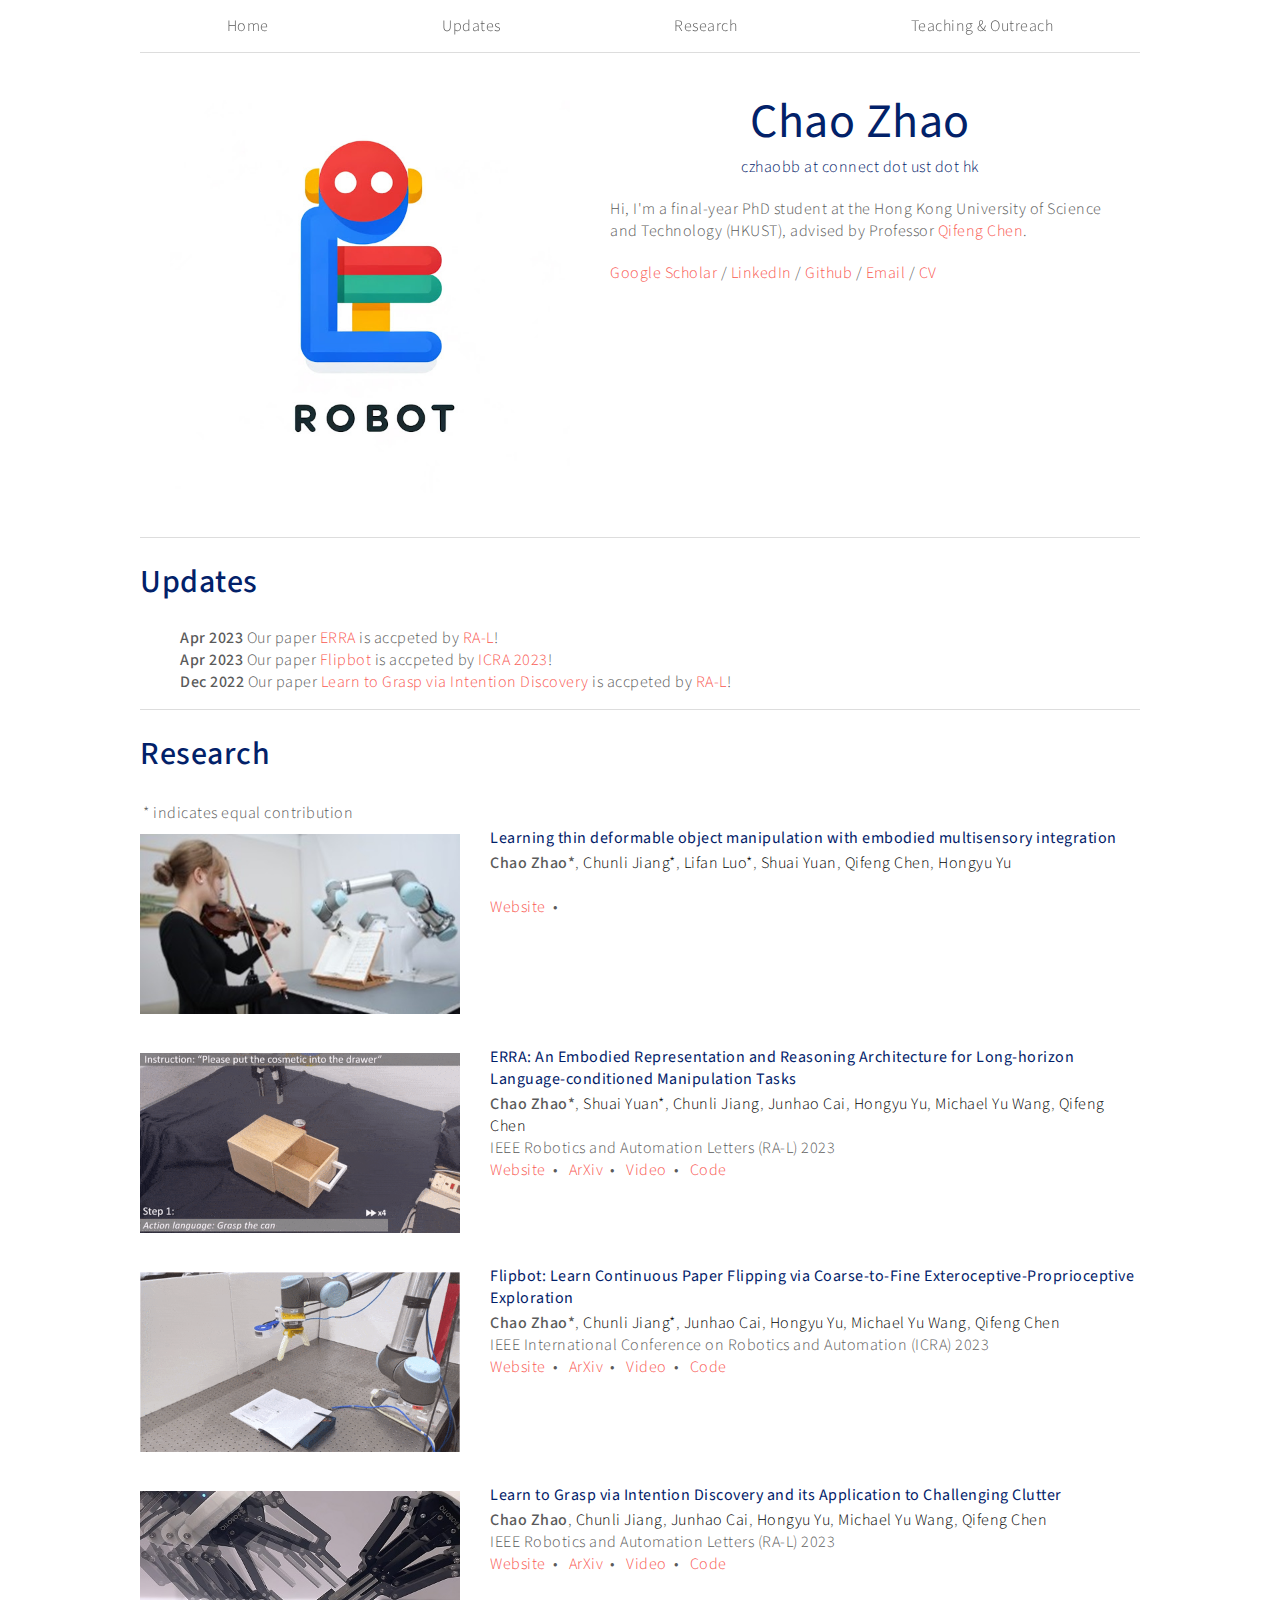
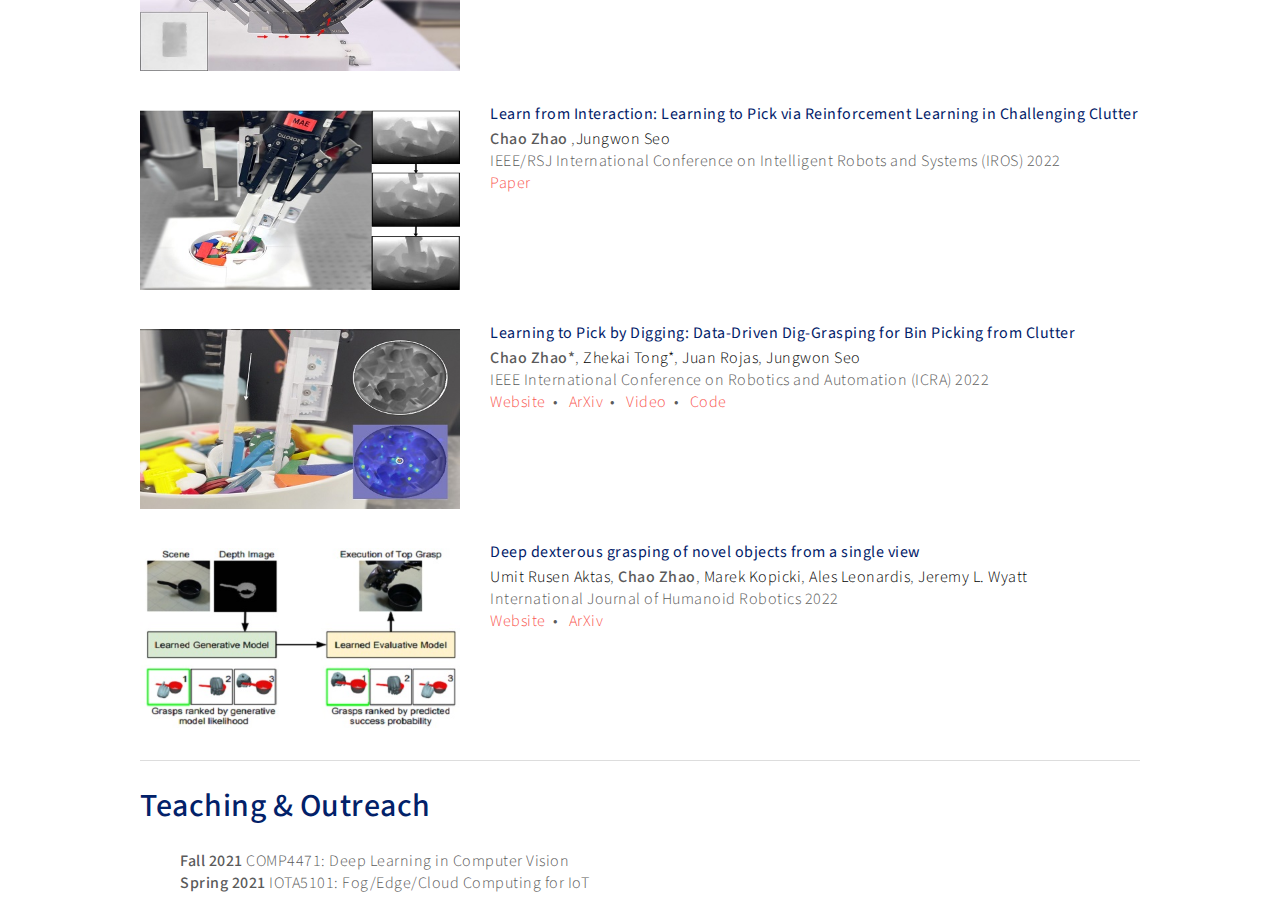
<file: index.html>
<!DOCTYPE html>
<html>

<head>
    <meta charset="UTF-8" />
    <link href="https://fonts.googleapis.com/css2?family=Source+Sans+Pro:wght@200;300;400;600;700;900&display=swap"
        rel="stylesheet">
    <link rel="stylesheet" type="text/css" href="assets/css/style.css" />
    <!-- Global site tag (gtag.js) - Google Analytics -->
    <!-- <script async src="https://www.googletagmanager.com/gtag/js?id=G-LDSQMLZ3GJ"></script>
    <script>
        window.dataLayer = window.dataLayer || [];
        function gtag() { dataLayer.push(arguments); }
        gtag('js', new Date());

        gtag('config', 'G-LDSQMLZ3GJ');
    </script> -->
    <title> Chao Zhao </title>
    <link rel="icon" type="image/x-icon" href="assets/images/seas.ico">
</head>

<body>
    <div style="width:1000px;margin: 0px auto;">
        <header id="header" width="400px" style="display:flex;justify-content: space-around;">
            <a href="#profile-intro">Home</a>
            <a href="#updates">Updates</a>
            <a href="#research">Research</a>
            <a href="#updates">Teaching & Outreach</a>
        </header>
        <div id="profile">
            <div id="profile-pic">
                <img src="assets/images/profile.jpg" />
                <p style="text-align:left;margin-top:-15px;"></a></p>
            </div>
            <div id="profile-intro">
                <div id="profile-name">Chao Zhao </div>
                <div id="profile-email">czhaobb at connect dot ust dot hk</div>
                <p>
                    Hi, I'm a final-year PhD student at the Hong Kong University of Science and Technology (HKUST), advised by Professor <a href="https://cqf.io//">Qifeng Chen</a>. 
                </p>
                <div>
                    <a href="https://scholar.google.com/citations?user=XJkLIPQAAAAJ&hl=zh-CN">Google Scholar</a>
                    /
                    <a href="https://www.linkedin.com/in/chao-zhao-4538b2219/">LinkedIn</a>
                    /
                    <a href="https://github.com/RobotLL/">Github</a>
                    /
                    <a href="mailto:czhaobb@connect.ust.hk">Email</a>
                    /
                    <a href="assets/files/cv.pdf" download="CV">CV</a>
                    
                    </a>
                </div>
            </div>
            <div style="clear: both;"></div>
        </div>
        <div class="section" id="updates">
            <h1>Updates</h1>
            <ul>
                <li> <b>Apr 2023</b> Our paper <a href="https://robotll.github.io/ERRA/">ERRA</a> is accpeted by <a href="https://arxiv.org/abs/2304.02251">RA-L</a>!
                <li> <b>Apr 2023</b> Our paper <a href="https://arxiv.org/abs/2304.02253">Flipbot</a> is accpeted by <a href="https://arxiv.org/abs/2304.02253">ICRA 2023</a>!
                <li> <b>Dec 2022</b> Our paper <a href="https://robotll.github.io/LearnfromIntents/">Learn to Grasp via Intention Discovery</a> is accpeted by <a href="https://arxiv.org/abs/2304.02252">RA-L</a>!
            </ul>
            <p></p>
            <div style="clear: both;"></div>
        </div>
        <div class="divider"></div>
        <div style="display:flex;flex-direction: column;" id="research">
            <h1>Research</h1>
        
            <div>
                <p>* indicates equal contribution</p>
            </div> 
            
            <div>
                <a href="https://robotll.github.io/LTDOM/" style="height: 12em;" class="research-thumb"><img
                    src="assets/images/ltdom.jpg" alt="">
                </a>
                <a href="https://robotll.github.io/LTDOM/" class="research-proj-title">
                    Learning thin deformable object manipulation with embodied multisensory integration
                </a>
                <p>
                    <b>Chao Zhao*</b>,
                    <a style="color:#000;" >Chunli Jiang*</a>,
                    <a style="color:#000;" >Lifan Luo*</a>,
                    <a style="color:#000;" >Shuai Yuan</a>,
                    <a style="color:#000;" >Qifeng Chen</a>,
                    <a style="color:#000;" >Hongyu Yu</a>
                    <!--,<a style="color:#000;" href="https://www.zhenjiaxu.com/">Zhenjia Xu</a> -->
                    <br><br>
                    <a href="https://robotll.github.io/LTDOM/">Website</a>&nbsp;&nbsp;&bull;&nbsp;&nbsp;
                </p>
            </div>
            
            <div>
                <a href="https://robotll.github.io/ERRA/" style="height: 12em;" class="research-thumb"><img
                    src="assets/images/erra.gif" alt="">
                </a>
                <a href="https://robotll.github.io/ERRA/" class="research-proj-title">
                    ERRA: An Embodied Representation and Reasoning Architecture for Long-horizon Language-conditioned Manipulation Tasks
                </a>
                <p>
                    <b>Chao Zhao*</b>,
                    <a style="color:#000;" >Shuai Yuan*</a>,
                    <a style="color:#000;" >Chunli Jiang</a>,
                    <a style="color:#000;" >Junhao Cai</a>,
                    <a style="color:#000;" >Hongyu Yu</a>,
                    <a style="color:#000;" >Michael Yu Wang</a>,
                    <a style="color:#000;" >Qifeng Chen</a>
                    <!--,<a style="color:#000;" href="https://www.zhenjiaxu.com/">Zhenjia Xu</a> -->
                    <br>IEEE Robotics and Automation Letters (RA-L) 2023<br>
                    <a href="https://robotll.github.io/ERRA/">Website</a>&nbsp;&nbsp;&bull;&nbsp;&nbsp;
                    <a href="https://arxiv.org/abs/2304.02251">ArXiv</a>&nbsp;&nbsp;&bull;&nbsp;&nbsp;
                    <a href="https://robotll.github.io/ERRA/">Video</a>&nbsp;&nbsp;&bull;&nbsp;&nbsp;
                    <a href="https://robotll.github.io/ERRA/">Code</a>
                </p>
            </div>

            <div>
                <a href="https://robotll.github.io/Flipbot/" style="height: 12em;" class="research-thumb"><img
                    src="assets/images/flip.gif" alt="">
                </a>
                <a href="https://arxiv.org/abs/2304.02253" class="research-proj-title">
                    Flipbot: Learn Continuous Paper Flipping via Coarse-to-Fine Exteroceptive-Proprioceptive Exploration
                </a>
                <p>
                    <b>Chao Zhao*</b>,
                    <a style="color:#000;" >Chunli Jiang*</a>,
                    <a style="color:#000;" >Junhao Cai</a>,
                    <a style="color:#000;" >Hongyu Yu</a>,
                    <a style="color:#000;" >Michael Yu Wang</a>,
                    <a style="color:#000;" >Qifeng Chen</a>
                    <!--,<a style="color:#000;" href="https://www.zhenjiaxu.com/">Zhenjia Xu</a> -->
                    <br>IEEE International Conference on Robotics and Automation (ICRA) 2023<br>
                    <a href="https://robotll.github.io/Flipbot/">Website</a>&nbsp;&nbsp;&bull;&nbsp;&nbsp;
                    <a href="https://arxiv.org/abs/2304.02253">ArXiv</a>&nbsp;&nbsp;&bull;&nbsp;&nbsp;
                    <a href="https://robotll.github.io/Flipbot/">Video</a>&nbsp;&nbsp;&bull;&nbsp;&nbsp;
                    <a href="https://robotll.github.io/Flipbot/">Code</a>
                </p>
            </div>
            
            <div>
                <a href="https://robotll.github.io/LearnfromIntents/" style="height: 12em;" class="research-thumb"><img
                    src="assets/images/lin.jpg" alt="">
                </a>
                <a href="https://arxiv.org/abs/2304.02252" class="research-proj-title">
                   Learn to Grasp via Intention Discovery and its Application to Challenging Clutter
                </a>
                <p>
                    <b>Chao Zhao</b>,
                    <a style="color:#000;" >Chunli Jiang</a>,
                    <a style="color:#000;" >Junhao Cai</a>,
                    <a style="color:#000;" >Hongyu Yu</a>,
                    <a style="color:#000;" >Michael Yu Wang</a>,
                    <a style="color:#000;" >Qifeng Chen</a>
                    <!--,<a style="color:#000;" href="https://www.zhenjiaxu.com/">Zhenjia Xu</a> -->
                    <br>IEEE Robotics and Automation Letters (RA-L) 2023<br>
                    <a href="https://robotll.github.io/LearnfromIntents/">Website</a>&nbsp;&nbsp;&bull;&nbsp;&nbsp;
                    <a href="https://arxiv.org/abs/2304.02252">ArXiv</a>&nbsp;&nbsp;&bull;&nbsp;&nbsp;
                    <a href="https://robotll.github.io/LearnfromIntents/">Video</a>&nbsp;&nbsp;&bull;&nbsp;&nbsp;
                    <a href="https://robotll.github.io/LearnfromIntents/">Code</a>
                </p>
            </div>

            <div>
                <a style="height: 12em;" class="research-thumb"><img
                    src="assets/images/inter.jpg" alt="">
                </a>
                <a href="https://ieeexplore.ieee.org/abstract/document/9981530/" class="research-proj-title">
                   Learn from Interaction: Learning to Pick via Reinforcement Learning in Challenging Clutter
                </a>
                <p>
                    <b>Chao Zhao</b>
                    ,<a style="color:#000;" >Jungwon Seo</a>
                    <!--,<a style="color:#000;" href="https://www.zhenjiaxu.com/">Zhenjia Xu</a> -->
                    <br>IEEE/RSJ International Conference on Intelligent Robots and Systems (IROS) 2022<br>
                    <a href="https://ieeexplore.ieee.org/abstract/document/9981530/">Paper</a>
                </p>
            </div>
            
            <div>
                <a style="height: 12em;" class="research-thumb"><img
                    src="assets/images/dig.jpg" alt="">
                </a>
                <a href="https://ieeexplore.ieee.org/abstract/document/9811736" class="research-proj-title">
                   Learning to Pick by Digging: Data-Driven Dig-Grasping for Bin Picking from Clutter
                </a>
                <p>
                    <b>Chao Zhao*</b>,
                    <a style="color:#000;" >Zhekai Tong*</a>,
                    <a style="color:#000;" >Juan Rojas</a>,
                    <a style="color:#000;" >Jungwon Seo</a>
                    <!--,<a style="color:#000;" href="https://www.zhenjiaxu.com/">Zhenjia Xu</a> -->
                    <br>IEEE International Conference on Robotics and Automation (ICRA) 2022<br>
                    <a href="https://hkust-rml.github.io/Learning-to-Grasp-by-Digging/">Website</a>&nbsp;&nbsp;&bull;&nbsp;&nbsp;
                    <a href="https://ieeexplore.ieee.org/abstract/document/9811736">ArXiv</a>&nbsp;&nbsp;&bull;&nbsp;&nbsp;
                    <a href="https://hkust-rml.github.io/Learning-to-Grasp-by-Digging/">Video</a>&nbsp;&nbsp;&bull;&nbsp;&nbsp;
                    <a href="https://hkust-rml.github.io/Learning-to-Grasp-by-Digging/">Code</a>
                </p>
            </div>                     

            <div>
                <a style="height: 12em;" class="research-thumb"><img
                    src="assets/images/dex.jpg" alt="">
                </a>
                <a href="https://arxiv.org/abs/1908.04293" class="research-proj-title">
                   Deep dexterous grasping of novel objects from a single view
                </a>
                <p>
                    <a style="color:#000;" >Umit Rusen Aktas</a>,
                    <b>Chao Zhao</b>,
                    <a style="color:#000;" >Marek Kopicki</a>,
                    <a style="color:#000;" >Ales Leonardis</a>,
                    <a style="color:#000;" >Jeremy L. Wyatt</a>
                    <!--,<a style="color:#000;" href="https://www.zhenjiaxu.com/">Zhenjia Xu</a> -->
                    <br>International Journal of Humanoid Robotics 2022<br>
                    <a href="https://rusen.github.io/DDG/">Website</a>&nbsp;&nbsp;&bull;&nbsp;&nbsp;
                    <a href="https://arxiv.org/abs/1908.04293">ArXiv</a>
                </p>
            </div>                        
            <div style="clear: both;"></div>
        </div>
        <div class="divider"></div>
        <div class="section" id="updates">
            <h1>Teaching & Outreach</h1>
            <!--<p>-->
                <!--I hold a passion for teaching and empowering minorities in academia/tech.-->
            <!--</p>-->
            <ul>
                <li> <b>Fall 2021</b> COMP4471: Deep Learning in Computer Vision
                <li> <b>Spring 2021</b> IOTA5101: Fog/Edge/Cloud Computing for IoT
            </ul>
            <p></p>
            <div style="clear: both;"></div>
        </div>
        <!-- <div class="divider"></div>
        <div style="display:flex;flex-direction: column;">
            <h1>Projects</h1>
            <div>
                <a href="soft-creatures/index.html" class="research-thumb"><img
                        src="soft-creatures/gifs/elizabeth-hickey-small.gif" alt=""></a>
                <a href="soft-creatures/index.html" class="research-proj-title">Coevolution of Morphology and Policy
                    Implicit Neural Functions</a>
                <p>
                    <b>Huy Ha</b><br>
                    <a href="https://github.com/huy-ha/coevolving-neural-networks">Github</a>,
                    <a href="soft-creatures/index.html">Website</a>
                </p>
            </div>
            <div style="clear: both;"></div>
        </div> -->
    </div>
    <!-- <script src="js/pixi.min.js"></script> -->
    <!-- <script src="js/profile-pic.js"></script> -->
</body>

</html>
</file>
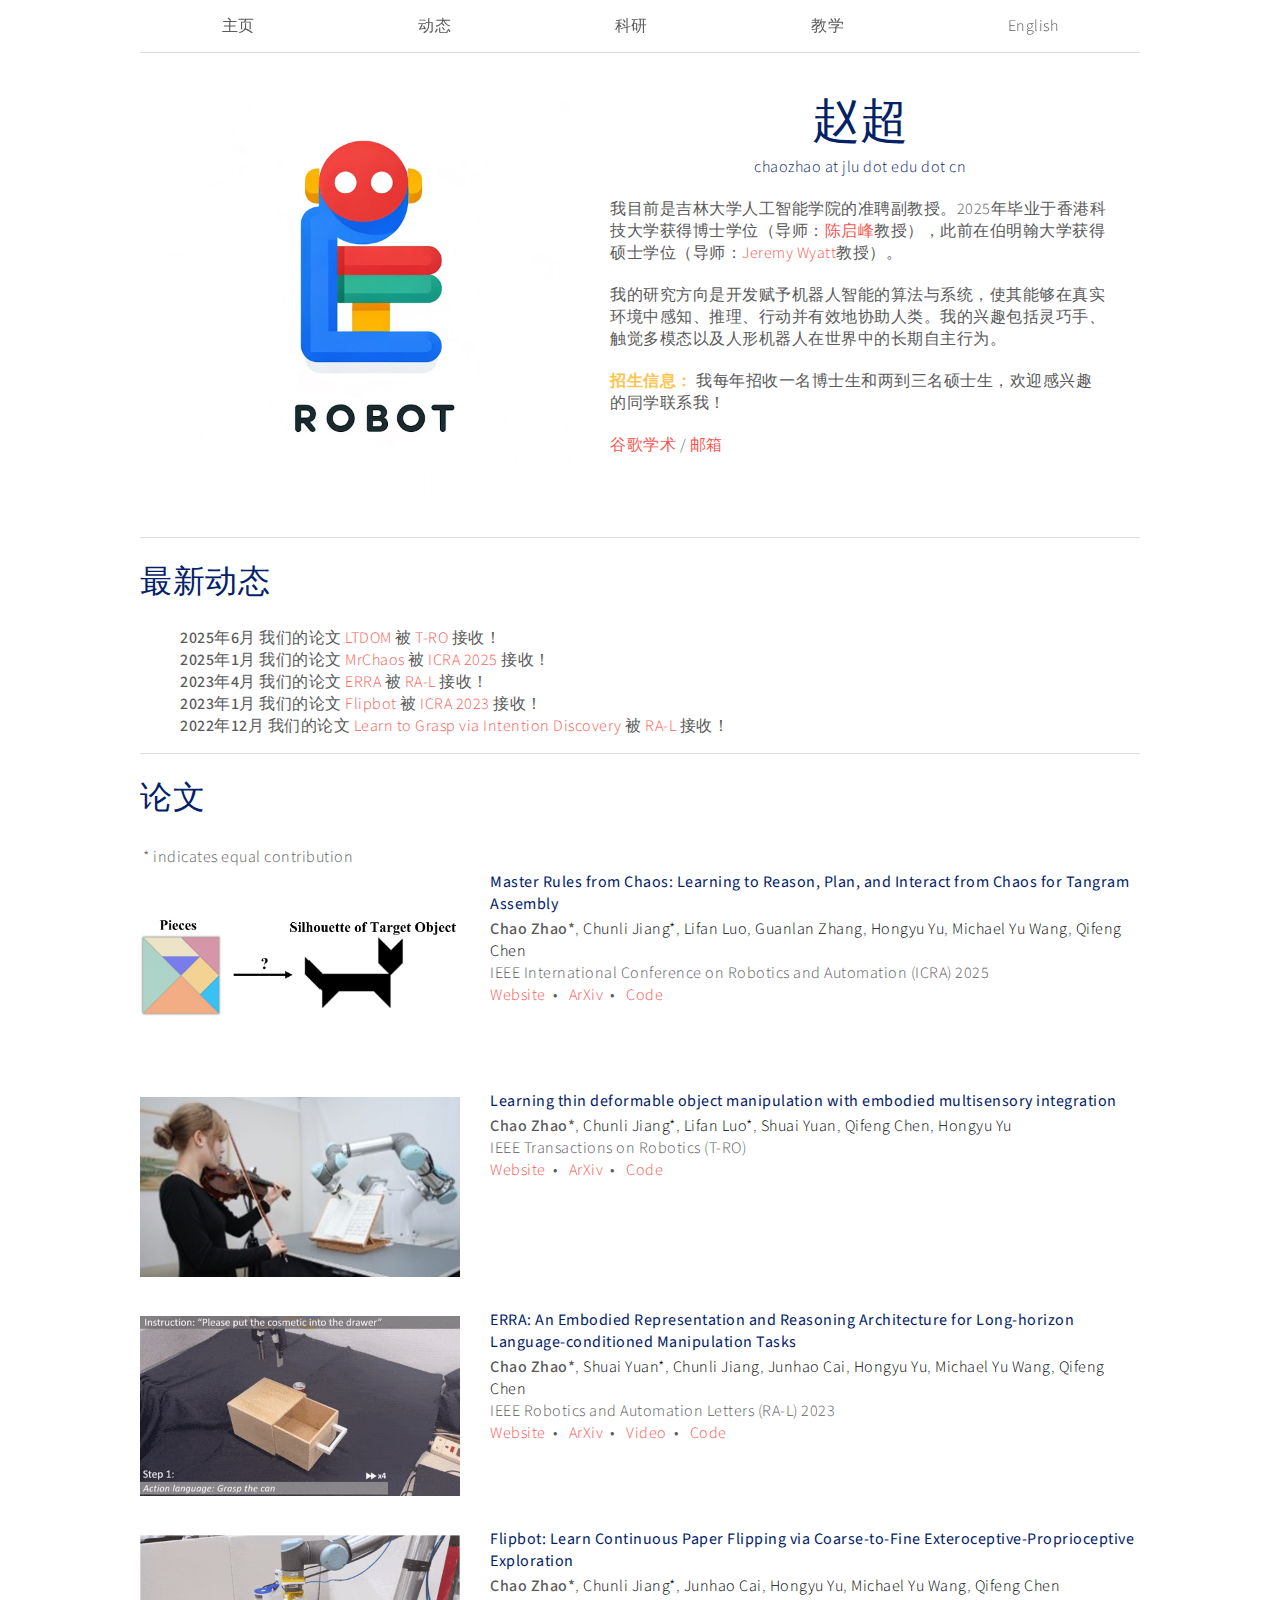
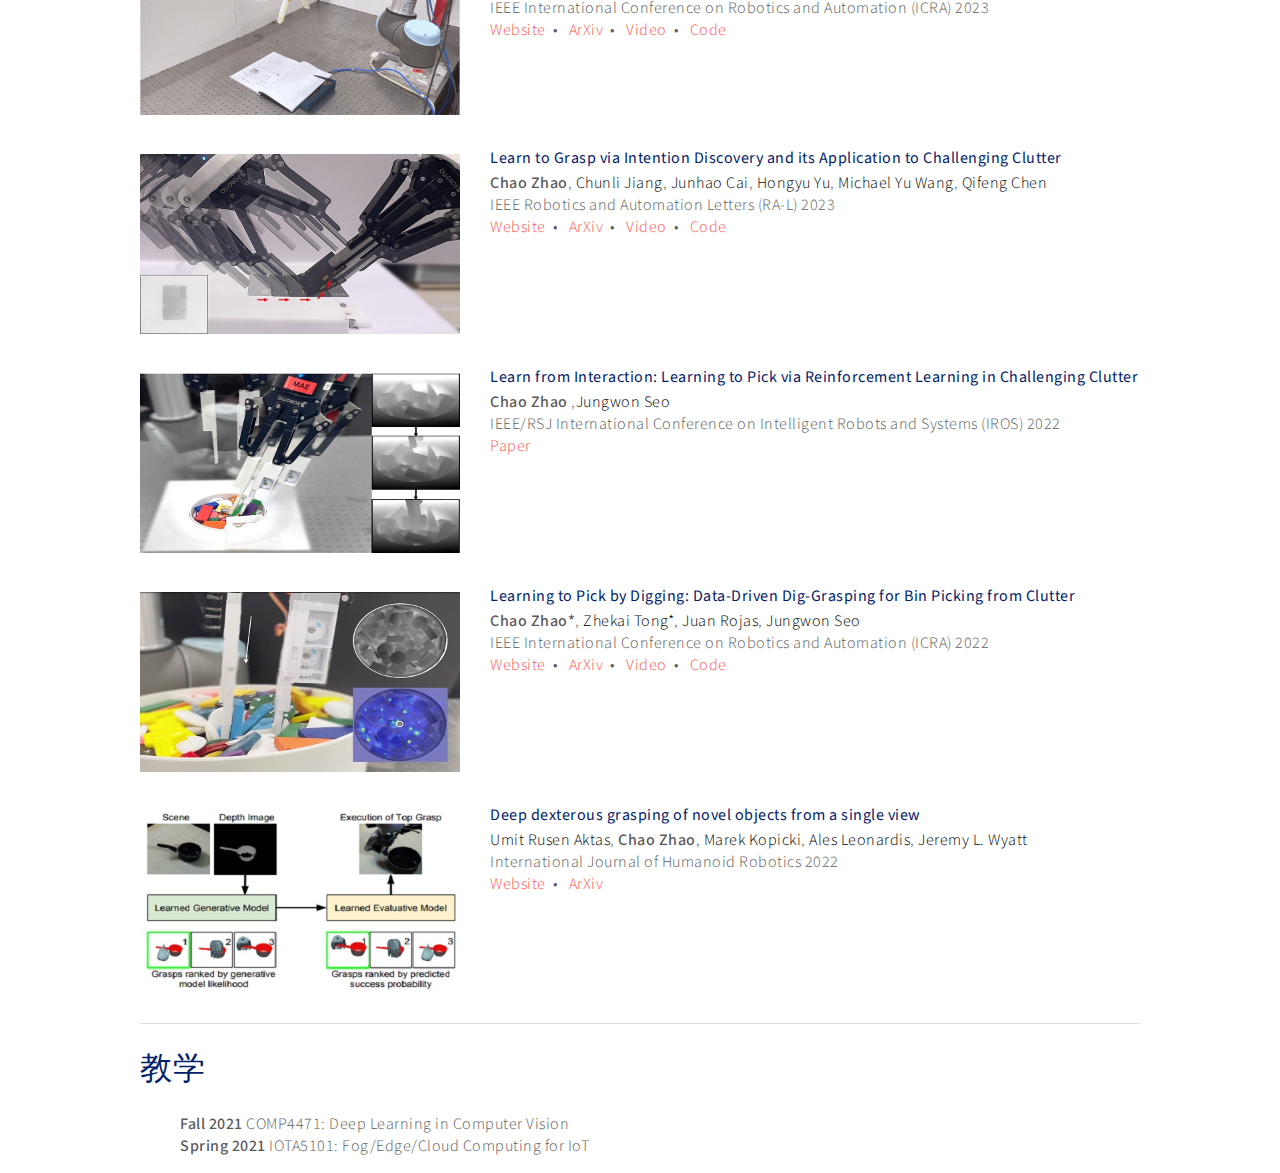
<file: index_cn.html>
<!DOCTYPE html>
<html>

<head>
    <meta charset="UTF-8" />
    <link href="https://fonts.googleapis.com/css2?family=Source+Sans+Pro:wght@200;300;400;600;700;900&display=swap"
        rel="stylesheet">
    <link rel="stylesheet" type="text/css" href="assets/css/style.css" />
    <!-- Global site tag (gtag.js) - Google Analytics -->
    <!-- <script async src="https://www.googletagmanager.com/gtag/js?id=G-LDSQMLZ3GJ"></script>
    <script>
        window.dataLayer = window.dataLayer || [];
        function gtag() { dataLayer.push(arguments); }
        gtag('js', new Date());

        gtag('config', 'G-LDSQMLZ3GJ');
    </script> -->
    <title>赵超</title>
    <link rel="icon" type="image/x-icon" href="assets/images/seas.ico">
</head>

<body>
    <div style="width:1000px;margin: 0px auto;">
        <header id="header" width="400px" style="display:flex;justify-content: space-around;">
            <a href="#profile-intro">主页</a>
            <a href="#updates">动态</a>
            <a href="#research">科研</a>
            <a href="#updates">教学</a>
            <a href="index.html">English</a>
        </header>
        <div id="profile">
            <div id="profile-pic">
                <img src="assets/images/profile.jpg" />
                <p style="text-align:left;margin-top:-15px;"></a></p>
            </div>
            <div id="profile-intro">
                <div id="profile-name">赵超</div>
                <div id="profile-email">chaozhao at jlu dot edu dot cn</div>
                <p>
                    我目前是吉林大学人工智能学院的准聘副教授。2025年毕业于香港科技大学获得博士学位（导师：<a href="https://cqf.io//">陈启峰</a>教授），此前在伯明翰大学获得硕士学位（导师：<a href="https://scholar.google.com/citations?user=9FSuHUQAAAAJ&hl=en//">Jeremy Wyatt</a>教授）。
                <p> 
                    我的研究方向是开发赋予机器人智能的算法与系统，使其能够在真实环境中感知、推理、行动并有效地协助人类。我的兴趣包括灵巧手、触觉多模态以及人形机器人在世界中的长期自主行为。
                <p> 
                    <strong>招生信息：</strong> 我每年招收一名博士生和两到三名硕士生，欢迎感兴趣的同学联系我！
                </p>
                <div>
                    <a href="https://scholar.google.com/citations?user=XJkLIPQAAAAJ&hl=zh-CN">谷歌学术</a>
                    /
                    <a href="mailto:chaozhao@jlu.edu.cn">邮箱</a>
                    </a>
                </div>
            </div>
            <div style="clear: both;"></div>
        </div>
        <div class="section" id="updates">
            <h1>最新动态</h1>
            <ul>
                <li> <b>2025年6月</b> 我们的论文 <a href="https://robotll.github.io/LTDOM/">LTDOM</a> 被 <a href="https://arxiv.org/abs/2411.13952">T-RO</a> 接收！
                <li> <b>2025年1月</b> 我们的论文 <a href="https://robotll.github.io/MasterRulesFromChaos/">MrChaos</a> 被 <a href="https://arxiv.org/abs/2505.11818">ICRA 2025</a> 接收！
                <li> <b>2023年4月</b> 我们的论文 <a href="https://robotll.github.io/ERRA/">ERRA</a> 被 <a href="https://arxiv.org/abs/2304.02251">RA-L</a> 接收！
                <li> <b>2023年1月</b> 我们的论文 <a href="https://arxiv.org/abs/2304.02253">Flipbot</a> 被 <a href="https://arxiv.org/abs/2304.02253">ICRA 2023</a> 接收！
                <li> <b>2022年12月</b> 我们的论文 <a href="https://robotll.github.io/LearnfromIntents/">Learn to Grasp via Intention Discovery</a> 被 <a href="https://arxiv.org/abs/2304.02252">RA-L</a> 接收！
            </ul>
            <p></p>
            <div style="clear: both;"></div>
        </div>
        <div class="divider"></div>
        <div style="display:flex;flex-direction: column;" id="research">
            <h1>论文</h1>
        
            <div>
                <p>* indicates equal contribution</p>
            </div> 

            <div>
                <a href="https://robotll.github.io/MasterRulesFromChaos/" style="height: 12em;" class="research-thumb"><img
                    src="assets/images/mrchaos.jpg" alt="">
                </a>
                <a href="https://robotll.github.io/MasterRulesFromChaos/" class="research-proj-title">
                    Master Rules from Chaos: Learning to Reason, Plan, and Interact from Chaos for Tangram Assembly
                </a>
                <p>
                    <b>Chao Zhao*</b>,
                    <a style="color:#000;" >Chunli Jiang*</a>,
                    <a style="color:#000;" >Lifan Luo</a>,
                    <a style="color:#000;" >Guanlan Zhang</a>,
                    <a style="color:#000;" >Hongyu Yu</a>,
                    <a style="color:#000;" >Michael Yu Wang</a>,
                    <a style="color:#000;" >Qifeng Chen</a>
                    <br>IEEE International Conference on Robotics and Automation (ICRA) 2025<br>
                    <a href="https://robotll.github.io/MasterRulesFromChaos/">Website</a>&nbsp;&nbsp;&bull;&nbsp;&nbsp;
                    <a href="https://arxiv.org/abs/2505.11818">ArXiv</a>&nbsp;&nbsp;&bull;&nbsp;&nbsp;
                    <a href="https://robotll.github.io/MasterRulesFromChaos/">Code</a>
                </p>
            </div>
            
            <div>
                <a href="https://robotll.github.io/LTDOM/" style="height: 12em;" class="research-thumb"><img
                    src="assets/images/ltdom.jpg" alt="">
                </a>
                <a href="https://robotll.github.io/LTDOM/" class="research-proj-title">
                    Learning thin deformable object manipulation with embodied multisensory integration
                </a>
                <p>
                    <b>Chao Zhao*</b>,
                    <a style="color:#000;" >Chunli Jiang*</a>,
                    <a style="color:#000;" >Lifan Luo*</a>,
                    <a style="color:#000;" >Shuai Yuan</a>,
                    <a style="color:#000;" >Qifeng Chen</a>,
                    <a style="color:#000;" >Hongyu Yu</a>
                    <!--,<a style="color:#000;" href="https://www.zhenjiaxu.com/">Zhenjia Xu</a> -->
                    <br> IEEE Transactions on Robotics (T-RO)<br>
                    <a href="https://robotll.github.io/LTDOM/">Website</a>&nbsp;&nbsp;&bull;&nbsp;&nbsp;
                    <a href="https://arxiv.org/abs/2411.13952">ArXiv</a>&nbsp;&nbsp;&bull;&nbsp;&nbsp;
                    <a href="https://robotll.github.io/LTDOM/">Code</a>
                </p>
            </div>
            
            <div>
                <a href="https://robotll.github.io/ERRA/" style="height: 12em;" class="research-thumb"><img
                    src="assets/images/erra.gif" alt="">
                </a>
                <a href="https://robotll.github.io/ERRA/" class="research-proj-title">
                    ERRA: An Embodied Representation and Reasoning Architecture for Long-horizon Language-conditioned Manipulation Tasks
                </a>
                <p>
                    <b>Chao Zhao*</b>,
                    <a style="color:#000;" >Shuai Yuan*</a>,
                    <a style="color:#000;" >Chunli Jiang</a>,
                    <a style="color:#000;" >Junhao Cai</a>,
                    <a style="color:#000;" >Hongyu Yu</a>,
                    <a style="color:#000;" >Michael Yu Wang</a>,
                    <a style="color:#000;" >Qifeng Chen</a>
                    <!--,<a style="color:#000;" href="https://www.zhenjiaxu.com/">Zhenjia Xu</a> -->
                    <br>IEEE Robotics and Automation Letters (RA-L) 2023<br>
                    <a href="https://robotll.github.io/ERRA/">Website</a>&nbsp;&nbsp;&bull;&nbsp;&nbsp;
                    <a href="https://arxiv.org/abs/2304.02251">ArXiv</a>&nbsp;&nbsp;&bull;&nbsp;&nbsp;
                    <a href="https://robotll.github.io/ERRA/">Video</a>&nbsp;&nbsp;&bull;&nbsp;&nbsp;
                    <a href="https://robotll.github.io/ERRA/">Code</a>
                </p>
            </div>

            <div>
                <a href="https://robotll.github.io/Flipbot/" style="height: 12em;" class="research-thumb"><img
                    src="assets/images/flip.gif" alt="">
                </a>
                <a href="https://arxiv.org/abs/2304.02253" class="research-proj-title">
                    Flipbot: Learn Continuous Paper Flipping via Coarse-to-Fine Exteroceptive-Proprioceptive Exploration
                </a>
                <p>
                    <b>Chao Zhao*</b>,
                    <a style="color:#000;" >Chunli Jiang*</a>,
                    <a style="color:#000;" >Junhao Cai</a>,
                    <a style="color:#000;" >Hongyu Yu</a>,
                    <a style="color:#000;" >Michael Yu Wang</a>,
                    <a style="color:#000;" >Qifeng Chen</a>
                    <!--,<a style="color:#000;" href="https://www.zhenjiaxu.com/">Zhenjia Xu</a> -->
                    <br>IEEE International Conference on Robotics and Automation (ICRA) 2023<br>
                    <a href="https://robotll.github.io/Flipbot/">Website</a>&nbsp;&nbsp;&bull;&nbsp;&nbsp;
                    <a href="https://arxiv.org/abs/2304.02253">ArXiv</a>&nbsp;&nbsp;&bull;&nbsp;&nbsp;
                    <a href="https://robotll.github.io/Flipbot/">Video</a>&nbsp;&nbsp;&bull;&nbsp;&nbsp;
                    <a href="https://robotll.github.io/Flipbot/">Code</a>
                </p>
            </div>
            
            <div>
                <a href="https://robotll.github.io/LearnfromIntents/" style="height: 12em;" class="research-thumb"><img
                    src="assets/images/lin.jpg" alt="">
                </a>
                <a href="https://arxiv.org/abs/2304.02252" class="research-proj-title">
                   Learn to Grasp via Intention Discovery and its Application to Challenging Clutter
                </a>
                <p>
                    <b>Chao Zhao</b>,
                    <a style="color:#000;" >Chunli Jiang</a>,
                    <a style="color:#000;" >Junhao Cai</a>,
                    <a style="color:#000;" >Hongyu Yu</a>,
                    <a style="color:#000;" >Michael Yu Wang</a>,
                    <a style="color:#000;" >Qifeng Chen</a>
                    <!--,<a style="color:#000;" href="https://www.zhenjiaxu.com/">Zhenjia Xu</a> -->
                    <br>IEEE Robotics and Automation Letters (RA-L) 2023<br>
                    <a href="https://robotll.github.io/LearnfromIntents/">Website</a>&nbsp;&nbsp;&bull;&nbsp;&nbsp;
                    <a href="https://arxiv.org/abs/2304.02252">ArXiv</a>&nbsp;&nbsp;&bull;&nbsp;&nbsp;
                    <a href="https://robotll.github.io/LearnfromIntents/">Video</a>&nbsp;&nbsp;&bull;&nbsp;&nbsp;
                    <a href="https://robotll.github.io/LearnfromIntents/">Code</a>
                </p>
            </div>

            <div>
                <a style="height: 12em;" class="research-thumb"><img
                    src="assets/images/inter.jpg" alt="">
                </a>
                <a href="https://ieeexplore.ieee.org/abstract/document/9981530/" class="research-proj-title">
                   Learn from Interaction: Learning to Pick via Reinforcement Learning in Challenging Clutter
                </a>
                <p>
                    <b>Chao Zhao</b>
                    ,<a style="color:#000;" >Jungwon Seo</a>
                    <!--,<a style="color:#000;" href="https://www.zhenjiaxu.com/">Zhenjia Xu</a> -->
                    <br>IEEE/RSJ International Conference on Intelligent Robots and Systems (IROS) 2022<br>
                    <a href="https://ieeexplore.ieee.org/abstract/document/9981530/">Paper</a>
                </p>
            </div>
            
            <div>
                <a style="height: 12em;" class="research-thumb"><img
                    src="assets/images/dig.jpg" alt="">
                </a>
                <a href="https://ieeexplore.ieee.org/abstract/document/9811736" class="research-proj-title">
                   Learning to Pick by Digging: Data-Driven Dig-Grasping for Bin Picking from Clutter
                </a>
                <p>
                    <b>Chao Zhao*</b>,
                    <a style="color:#000;" >Zhekai Tong*</a>,
                    <a style="color:#000;" >Juan Rojas</a>,
                    <a style="color:#000;" >Jungwon Seo</a>
                    <!--,<a style="color:#000;" href="https://www.zhenjiaxu.com/">Zhenjia Xu</a> -->
                    <br>IEEE International Conference on Robotics and Automation (ICRA) 2022<br>
                    <a href="https://hkust-rml.github.io/Learning-to-Grasp-by-Digging/">Website</a>&nbsp;&nbsp;&bull;&nbsp;&nbsp;
                    <a href="https://ieeexplore.ieee.org/abstract/document/9811736">ArXiv</a>&nbsp;&nbsp;&bull;&nbsp;&nbsp;
                    <a href="https://hkust-rml.github.io/Learning-to-Grasp-by-Digging/">Video</a>&nbsp;&nbsp;&bull;&nbsp;&nbsp;
                    <a href="https://hkust-rml.github.io/Learning-to-Grasp-by-Digging/">Code</a>
                </p>
            </div>                     

            <div>
                <a style="height: 12em;" class="research-thumb"><img
                    src="assets/images/dex.jpg" alt="">
                </a>
                <a href="https://arxiv.org/abs/1908.04293" class="research-proj-title">
                   Deep dexterous grasping of novel objects from a single view
                </a>
                <p>
                    <a style="color:#000;" >Umit Rusen Aktas</a>,
                    <b>Chao Zhao</b>,
                    <a style="color:#000;" >Marek Kopicki</a>,
                    <a style="color:#000;" >Ales Leonardis</a>,
                    <a style="color:#000;" >Jeremy L. Wyatt</a>
                    <!--,<a style="color:#000;" href="https://www.zhenjiaxu.com/">Zhenjia Xu</a> -->
                    <br>International Journal of Humanoid Robotics 2022<br>
                    <a href="https://rusen.github.io/DDG/">Website</a>&nbsp;&nbsp;&bull;&nbsp;&nbsp;
                    <a href="https://arxiv.org/abs/1908.04293">ArXiv</a>
                </p>
            </div>                        
            <div style="clear: both;"></div>
        </div>
        <div class="divider"></div>
        <div class="section" id="updates">
            <h1>教学</h1>
            <!--<p>-->
                <!--I hold a passion for teaching and empowering minorities in academia/tech.-->
            <!--</p>-->
            <ul>
                <li> <b>Fall 2021</b> COMP4471: Deep Learning in Computer Vision
                <li> <b>Spring 2021</b> IOTA5101: Fog/Edge/Cloud Computing for IoT
            </ul>
            <p></p>
            <div style="clear: both;"></div>
        </div>
        <!-- <div class="divider"></div>
        <div style="display:flex;flex-direction: column;">
            <h1>Projects</h1>
            <div>
                <a href="soft-creatures/index.html" class="research-thumb"><img
                        src="soft-creatures/gifs/elizabeth-hickey-small.gif" alt=""></a>
                <a href="soft-creatures/index.html" class="research-proj-title">Coevolution of Morphology and Policy
                    Implicit Neural Functions</a>
                <p>
                    <b>Huy Ha</b><br>
                    <a href="https://github.com/huy-ha/coevolving-neural-networks">Github</a>,
                    <a href="soft-creatures/index.html">Website</a>
                </p>
            </div>
            <div style="clear: both;"></div>
        </div> -->
    </div>
    <!-- <script src="js/pixi.min.js"></script> -->
    <!-- <script src="js/profile-pic.js"></script> -->
</body>

</html>
</file>
<file: positions.html>
<!DOCTYPE html>
<html>
<head>
    <meta charset="UTF-8" />
    <link href="https://fonts.googleapis.com/css2?family=Source+Sans+Pro:wght@200;300;400;600;700;900&display=swap" rel="stylesheet">
    <link rel="stylesheet" type="text/css" href="assets/css/style.css" />
    <title>Not finish</title>
    <link rel="icon" type="image/x-icon" href="assets/images/seas.ico">
</head>
<body>
    <div style="width:1000px;margin: 0px auto; padding-top: 90px;">
        <header id="header" width="400px" style="display:flex;justify-content: space-around;">
            <a href="index_cn.html">主页</a>
        </header>
        <h1>......</h1>
        <p>......</p>
        <p>......</p>
    </div>
</body>
</html>
</file>
<file: assets/css/style.css>
:root {
	--grey: rgb(90, 90, 90);
	/* Columbia Blues: https://visualidentity.columbia.edu/content/colors-1 */
	--blue1: rgb(2,33,105);
	--blue2: rgb(0,51,160);
	--blue3: rgb(0,114,206);
	--blue4: rgb(108,172,228);
	--pink1: #F9564F;
 }

html, p{
    margin: 0;
    padding: 0;
    border: 0;
    font-size: 100%;
    font: inherit;
    vertical-align: baseline;
    font-family: 'Source Sans Pro', sans-serif;
    font-weight: 300;
    letter-spacing: 0.5px;
    color: var(--grey);
}
p{
    margin: 0.2em;
}

ol, ul {
    list-style: none;
}

ul {
    list-style-position: inside;
    list-style-type: none;
}

a {
    text-decoration: none;
    color:  var(--pink1);
}

i {
    font-style: italic;
}

h1 {
    font-weight: 500;
    color: var(--blue1);
}

b {
    font-weight: 500;
}

strong {
    color: #fdc450;
    font-weight: 700;
}

/**************************************************/

#header {
    height: 2em;
    line-height: 2em;
    padding-top: 10px;
    padding-bottom: 10px;
    border-bottom: 1px solid #ddd;
    position: fixed;
    top: 0;
    left: 50% - 500px;
    z-index: 9999;
    width: 1000px;
    background-color: rgba(255, 255, 255, 0.7);
    backdrop-filter: blur(8px);
}

#header a {
    text-decoration: none;
    color: var(--grey);
    transition: color 0.3s ease;
}

#header a:hover {
    color: var(--pink1);
}

/**************************************************/

#profile {
    padding: 90px 30px 10px 30px;
    border-bottom: 1px solid #ddd;
}

#profile-pic {
    float: left;
    margin-right: 40px;
    text-align: center;
}

#profile img {
    width: 400px;
    margin-bottom: 18px;
}

#profile-name {
    font-size: 3em;
    line-height: 1em;
    font-weight: 400;
    margin-bottom: 10px;
    color: var(--blue1);
    text-align: center;
}


#profile-email {
    margin-bottom: 20px;
    color: var(--blue1);
    text-align: center;
}

#profile p {
    margin-bottom: 20px;
}


.divider {
    width: 100%;
    border-bottom: 1px solid #ddd;
}

.research-thumb {
    width: 20em;
    height: 20em;
    float: left;
    margin-top: 7px;
    padding-right: 30px;
    margin-bottom: 20px;
}

.research-thumb img {
    width: 100%;
}

.research-proj-title {
    color: var(--blue1);
    font-weight: 400;
}
</file>
